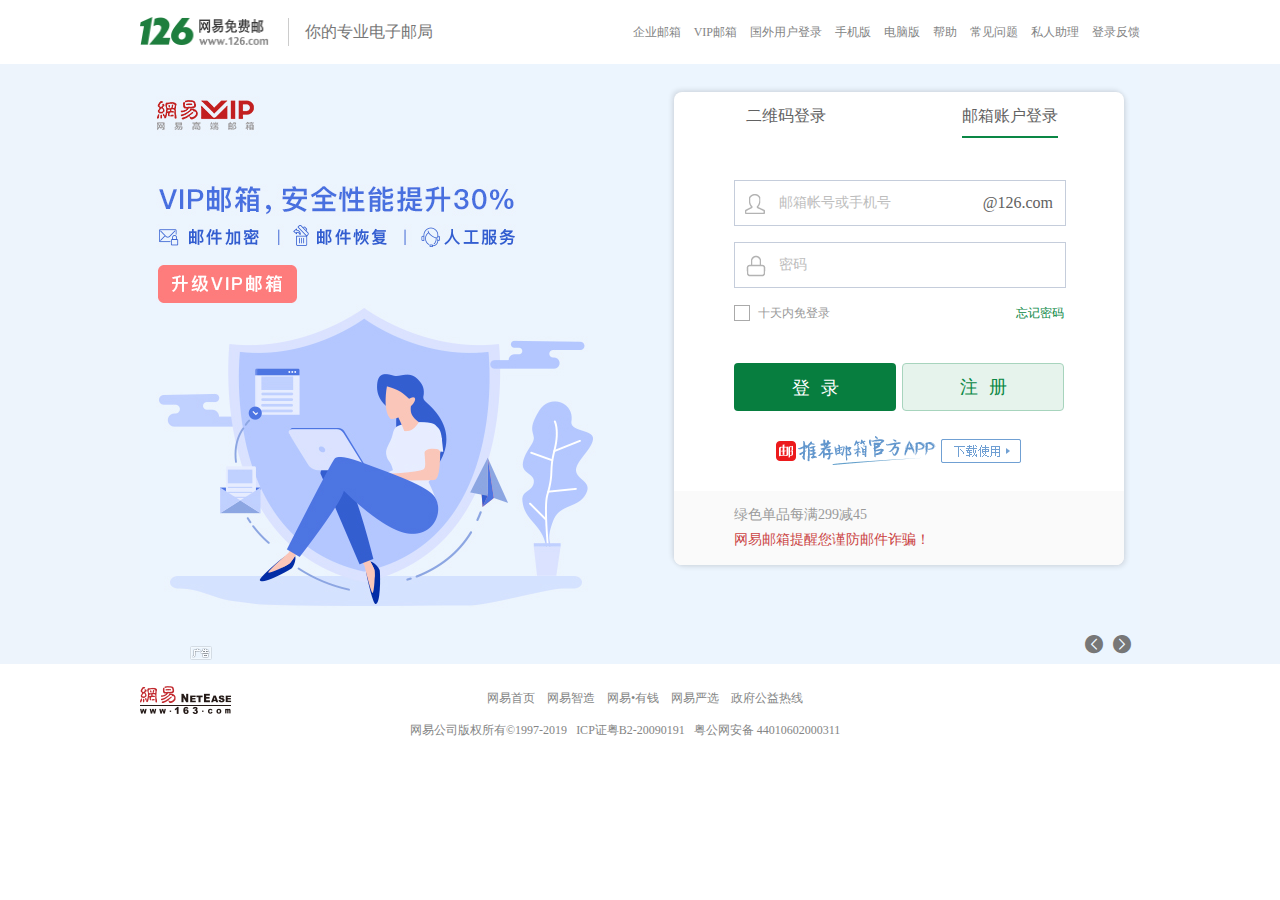
<file: youxiang/index.html>
<!DOCTYPE html>
<html lang="en">
<head>
	<meta charset="UTF-8" />
	<title>126网易免费邮--你的专业电子邮局</title>
	<meta name="keywords" content="" />
	<meta name="description" content="" />
	<link rel="icon" href="images/favicon.ico" />
	<link rel="stylesheet" href="css/login.css" />
	<link rel="stylesheet" href="css/126_all.css" />
	<link rel="stylesheet" href="./font/iconfont.css" />
	<script src="js/jquery-3.3.1.min.js"></script>
</head>
<body>
	<div class="header_bg">
		<div class="wrapper">
			<div class="header">
				<h1 class="logo">
					<a href="login.html">
						<img src="images/126logo@2x.png" alt="" />
					</a>
				</h1>
				<p class="header_title">你的专业电子邮局</p>
				<ul class="H_nav">
					<li><a href="#">企业邮箱</a></li>
					<li><a href="#">VIP邮箱</a></li>
					<li><a href="#">国外用户登录</a></li>
					<li><a href="#">手机版</a></li>
					<li><a href="#">电脑版</a></li>
					<li><a href="#">帮助</a></li>
					<li><a href="#">常见问题</a></li>
					<li><a href="#">私人助理</a></li>
					<li><a href="#">登录反馈</a></li>
				</ul>
			</div>
		</div>
	</div>
	<!-- banner -->
	<div class="banner" id="banner">
		<div class="ban" id="ban">
			<div class="loginBlock">
				<ul class="loginFunc">
					<li class="" control="ewm"><a>二维码登录</a></li>
					<li class="active" control="emil"><a>邮箱账户登录</a></li>
				</ul>
				<div class="z_bpx">
					<div class="m_cnt" id="emil">
						<form action="" method="post" class="form_login" onSubmit="return yanzheng(n)">
							<div class="inpu_box" id="inp1">
								<div class="icon">
									<div></div>
								</div>
								<div class="input_f">
									<label class="u_label">邮箱帐号或手机号</label>
									<input  name="text" class="name_input" value=""  />
								</div>
								<span class="emai_righ">@126.com</span>
							</div>
							<div class="inpu_box" id="inp2">
								<div class="icon">
									<span></span>
								</div>
								<div class="pass_f">
									<label class="f_label">密码</label>
									<input type="password" name="passwd" class="paswd_input" value="" />
								</div>
								<div class="t_ip">
									<div class="deficon"></div>
								</div>
							</div>
							<div class="erro">
								<i></i><span class="ferro"></span>
							</div>
							<div class="m_unlogin">
								<div class="b_login_day">
									<span class="checkd">
										<span class="Eduig iconfont">&#xe659;</span>
										<input type="checkbox" name="checkbox" id="checked" />
									</span>
									<label for="checked" class="checkb">十天内免登录</label>
								</div>
								<a href="#" class="forget">忘记密码</a>
							</div>
							<div class="Login">
								<input type="submit"  class="Logini" value="登录" />
								<a href="register.html" class="register">注册</a>
							</div>
						</form>
						<div class="mailApp">
							<a href="#">
								<img src="images/App.png" alt="" />
							</a>
						</div>
						<div class="exit">
							<ul class="exit_list">
								<li class="e_1"><a href="#">绿色单品每满299减45</a></li>
								<li class="e_2"><a href="#">网易邮箱提醒您谨防邮件诈骗！</a></li>
							</ul>
						</div>
					</div>
					<div class="ewm_cmt" id="ewm">
						<div class="wem_t">
							<h3>
								<strong>网易邮箱大师</strong>手机版扫码登录
							</h3>
							<p class="APPt">官方APP更安全
								<a href="#" class="down_1">立即下载</a>
							</p>
							<div class="appcode">
								<div class="app_iphone">
								</div>
								<div class="app_box">
									<img src="images/SmartSelect.jpg" alt="" />
								</div>
							</div>
						</div>
						<div class="etend">
							<img src="images/applogin_dashi_pc.png" alt="" />
							<div class="etend_main">
								<h2>网易邮箱大师电脑版</h2>
								<p class="ete_pf">登录更便捷，工作更高效</p>
								<a href="#" class="ete_a">立即下载>></a>
							</div>
						</div>
					</div>
				</div>
			</div>



			<!-- 左右按钮 -->
			<div class="btn">
				<div href="#" id="Prebtn"><i class="iconfont">&#xe6b1;</i></div>
				<div href="#" id="Nextbtn"><i class="iconfont">&#xe6ae;</i></div>
			</div>

			<!-- 左下角小图片 -->
			<div class="guang">
				<img src="images/ico_gg.png" alt="" />
			</div>
		</div>
	</div>
	<!-- banner结束 -->
<div class="footer">
	<span class="w126"></span>
	<div class="f_nav">
		<a href="">网易首页</a>
		<a href="">网易智造</a>
		<a href="">网易•有钱</a>
		<a href="">网易严选</a>
		<a href="">政府公益热线</a>
	</div>
	<div class="footer_c">
		<span>网易公司版权所有©1997-2019</span>&nbsp;&nbsp;
		<a href="">ICP证粤B2-20090191</a>&nbsp;&nbsp;
		<a href="">粤公网安备 44010602000311</a>
	</div>
</div>



	<script src="js/login.js"></script>
</body>
</html>
</file>
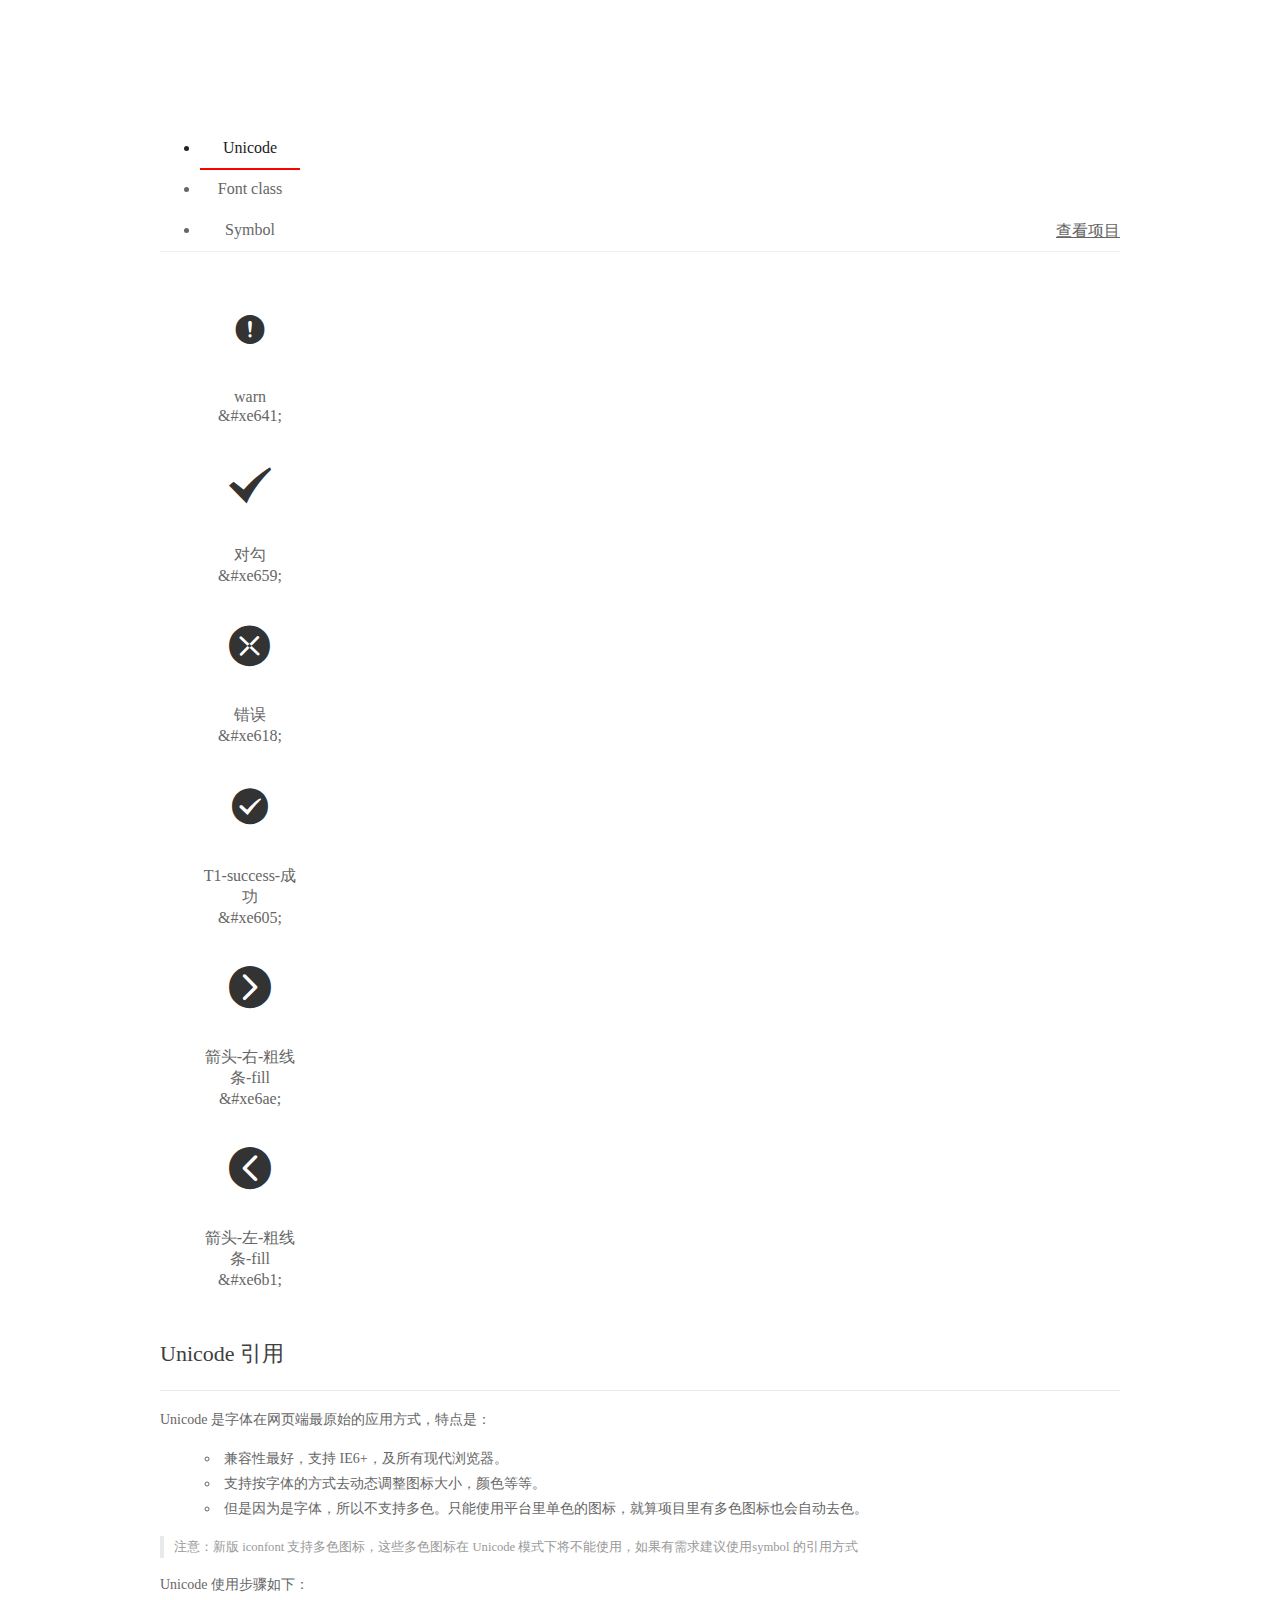
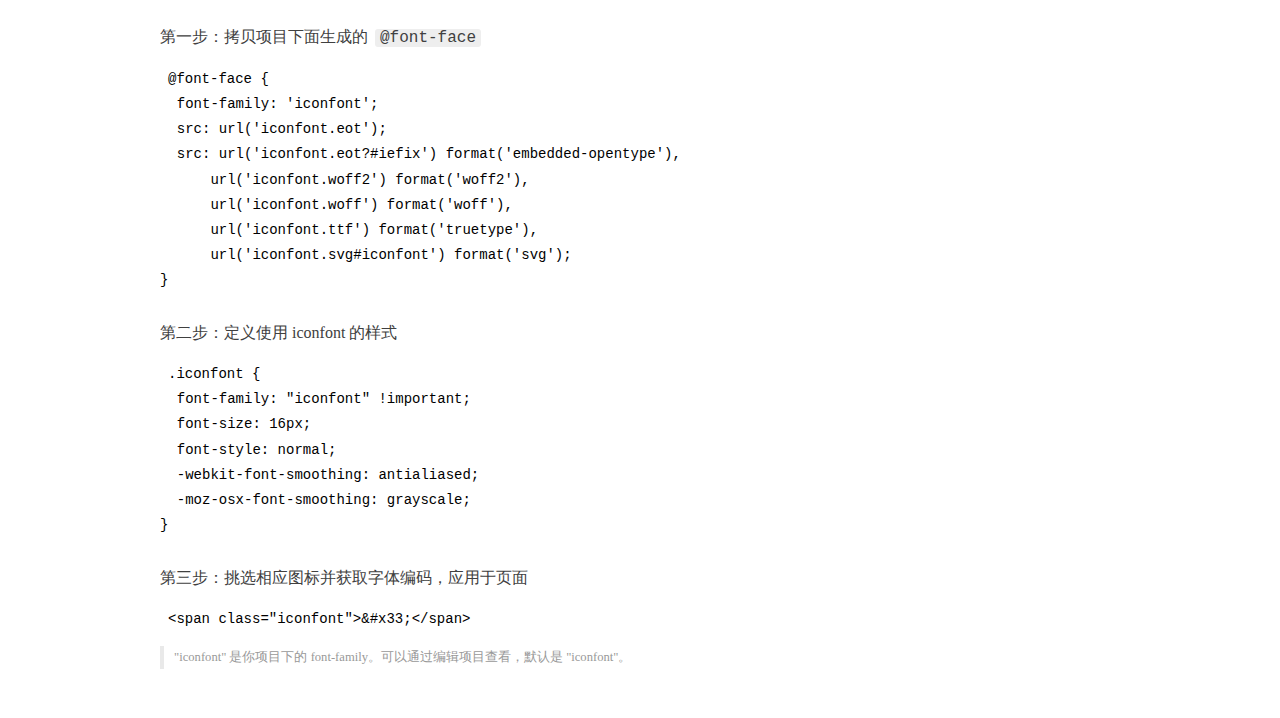
<file: youxiang/font/demo_index.html>
<!DOCTYPE html>
<html>
<head>
  <meta charset="utf-8"/>
  <title>IconFont Demo</title>
  <link rel="shortcut icon" href="https://gtms04.alicdn.com/tps/i4/TB1_oz6GVXXXXaFXpXXJDFnIXXX-64-64.ico" type="image/x-icon"/>
  <link rel="stylesheet" href="https://g.alicdn.com/thx/cube/1.3.2/cube.min.css">
  <link rel="stylesheet" href="demo.css">
  <link rel="stylesheet" href="iconfont.css">
  <script src="iconfont.js"></script>
  <!-- jQuery -->
  <script src="https://a1.alicdn.com/oss/uploads/2018/12/26/7bfddb60-08e8-11e9-9b04-53e73bb6408b.js"></script>
  <!-- 代码高亮 -->
  <script src="https://a1.alicdn.com/oss/uploads/2018/12/26/a3f714d0-08e6-11e9-8a15-ebf944d7534c.js"></script>
</head>
<body>
  <div class="main">
    <h1 class="logo"><a href="https://www.iconfont.cn/" title="iconfont 首页" target="_blank">&#xe86b;</a></h1>
    <div class="nav-tabs">
      <ul id="tabs" class="dib-box">
        <li class="dib active"><span>Unicode</span></li>
        <li class="dib"><span>Font class</span></li>
        <li class="dib"><span>Symbol</span></li>
      </ul>
      
      <a href="https://www.iconfont.cn/manage/index?manage_type=myprojects&projectId=1148830" target="_blank" class="nav-more">查看项目</a>
      
    </div>
    <div class="tab-container">
      <div class="content unicode" style="display: block;">
          <ul class="icon_lists dib-box">
          
            <li class="dib">
              <span class="icon iconfont">&#xe641;</span>
                <div class="name">warn</div>
                <div class="code-name">&amp;#xe641;</div>
              </li>
          
            <li class="dib">
              <span class="icon iconfont">&#xe659;</span>
                <div class="name">对勾</div>
                <div class="code-name">&amp;#xe659;</div>
              </li>
          
            <li class="dib">
              <span class="icon iconfont">&#xe618;</span>
                <div class="name">错误</div>
                <div class="code-name">&amp;#xe618;</div>
              </li>
          
            <li class="dib">
              <span class="icon iconfont">&#xe605;</span>
                <div class="name">T1-success-成功</div>
                <div class="code-name">&amp;#xe605;</div>
              </li>
          
            <li class="dib">
              <span class="icon iconfont">&#xe6ae;</span>
                <div class="name">箭头-右-粗线条-fill</div>
                <div class="code-name">&amp;#xe6ae;</div>
              </li>
          
            <li class="dib">
              <span class="icon iconfont">&#xe6b1;</span>
                <div class="name">箭头-左-粗线条-fill</div>
                <div class="code-name">&amp;#xe6b1;</div>
              </li>
          
          </ul>
          <div class="article markdown">
          <h2 id="unicode-">Unicode 引用</h2>
          <hr>

          <p>Unicode 是字体在网页端最原始的应用方式，特点是：</p>
          <ul>
            <li>兼容性最好，支持 IE6+，及所有现代浏览器。</li>
            <li>支持按字体的方式去动态调整图标大小，颜色等等。</li>
            <li>但是因为是字体，所以不支持多色。只能使用平台里单色的图标，就算项目里有多色图标也会自动去色。</li>
          </ul>
          <blockquote>
            <p>注意：新版 iconfont 支持多色图标，这些多色图标在 Unicode 模式下将不能使用，如果有需求建议使用symbol 的引用方式</p>
          </blockquote>
          <p>Unicode 使用步骤如下：</p>
          <h3 id="-font-face">第一步：拷贝项目下面生成的 <code>@font-face</code></h3>
<pre><code class="language-css"
>@font-face {
  font-family: 'iconfont';
  src: url('iconfont.eot');
  src: url('iconfont.eot?#iefix') format('embedded-opentype'),
      url('iconfont.woff2') format('woff2'),
      url('iconfont.woff') format('woff'),
      url('iconfont.ttf') format('truetype'),
      url('iconfont.svg#iconfont') format('svg');
}
</code></pre>
          <h3 id="-iconfont-">第二步：定义使用 iconfont 的样式</h3>
<pre><code class="language-css"
>.iconfont {
  font-family: "iconfont" !important;
  font-size: 16px;
  font-style: normal;
  -webkit-font-smoothing: antialiased;
  -moz-osx-font-smoothing: grayscale;
}
</code></pre>
          <h3 id="-">第三步：挑选相应图标并获取字体编码，应用于页面</h3>
<pre>
<code class="language-html"
>&lt;span class="iconfont"&gt;&amp;#x33;&lt;/span&gt;
</code></pre>
          <blockquote>
            <p>"iconfont" 是你项目下的 font-family。可以通过编辑项目查看，默认是 "iconfont"。</p>
          </blockquote>
          </div>
      </div>
      <div class="content font-class">
        <ul class="icon_lists dib-box">
          
          <li class="dib">
            <span class="icon iconfont icon-warn"></span>
            <div class="name">
              warn
            </div>
            <div class="code-name">.icon-warn
            </div>
          </li>
          
          <li class="dib">
            <span class="icon iconfont icon-duigou"></span>
            <div class="name">
              对勾
            </div>
            <div class="code-name">.icon-duigou
            </div>
          </li>
          
          <li class="dib">
            <span class="icon iconfont icon-cuowu"></span>
            <div class="name">
              错误
            </div>
            <div class="code-name">.icon-cuowu
            </div>
          </li>
          
          <li class="dib">
            <span class="icon iconfont icon-success"></span>
            <div class="name">
              T1-success-成功
            </div>
            <div class="code-name">.icon-success
            </div>
          </li>
          
          <li class="dib">
            <span class="icon iconfont icon-jiantou-you-cuxiantiao-fill"></span>
            <div class="name">
              箭头-右-粗线条-fill
            </div>
            <div class="code-name">.icon-jiantou-you-cuxiantiao-fill
            </div>
          </li>
          
          <li class="dib">
            <span class="icon iconfont icon-jiantou-zuo-cuxiantiao-fill"></span>
            <div class="name">
              箭头-左-粗线条-fill
            </div>
            <div class="code-name">.icon-jiantou-zuo-cuxiantiao-fill
            </div>
          </li>
          
        </ul>
        <div class="article markdown">
        <h2 id="font-class-">font-class 引用</h2>
        <hr>

        <p>font-class 是 Unicode 使用方式的一种变种，主要是解决 Unicode 书写不直观，语意不明确的问题。</p>
        <p>与 Unicode 使用方式相比，具有如下特点：</p>
        <ul>
          <li>兼容性良好，支持 IE8+，及所有现代浏览器。</li>
          <li>相比于 Unicode 语意明确，书写更直观。可以很容易分辨这个 icon 是什么。</li>
          <li>因为使用 class 来定义图标，所以当要替换图标时，只需要修改 class 里面的 Unicode 引用。</li>
          <li>不过因为本质上还是使用的字体，所以多色图标还是不支持的。</li>
        </ul>
        <p>使用步骤如下：</p>
        <h3 id="-fontclass-">第一步：引入项目下面生成的 fontclass 代码：</h3>
<pre><code class="language-html">&lt;link rel="stylesheet" href="./iconfont.css"&gt;
</code></pre>
        <h3 id="-">第二步：挑选相应图标并获取类名，应用于页面：</h3>
<pre><code class="language-html">&lt;span class="iconfont icon-xxx"&gt;&lt;/span&gt;
</code></pre>
        <blockquote>
          <p>"
            iconfont" 是你项目下的 font-family。可以通过编辑项目查看，默认是 "iconfont"。</p>
        </blockquote>
      </div>
      </div>
      <div class="content symbol">
          <ul class="icon_lists dib-box">
          
            <li class="dib">
                <svg class="icon svg-icon" aria-hidden="true">
                  <use xlink:href="#icon-warn"></use>
                </svg>
                <div class="name">warn</div>
                <div class="code-name">#icon-warn</div>
            </li>
          
            <li class="dib">
                <svg class="icon svg-icon" aria-hidden="true">
                  <use xlink:href="#icon-duigou"></use>
                </svg>
                <div class="name">对勾</div>
                <div class="code-name">#icon-duigou</div>
            </li>
          
            <li class="dib">
                <svg class="icon svg-icon" aria-hidden="true">
                  <use xlink:href="#icon-cuowu"></use>
                </svg>
                <div class="name">错误</div>
                <div class="code-name">#icon-cuowu</div>
            </li>
          
            <li class="dib">
                <svg class="icon svg-icon" aria-hidden="true">
                  <use xlink:href="#icon-success"></use>
                </svg>
                <div class="name">T1-success-成功</div>
                <div class="code-name">#icon-success</div>
            </li>
          
            <li class="dib">
                <svg class="icon svg-icon" aria-hidden="true">
                  <use xlink:href="#icon-jiantou-you-cuxiantiao-fill"></use>
                </svg>
                <div class="name">箭头-右-粗线条-fill</div>
                <div class="code-name">#icon-jiantou-you-cuxiantiao-fill</div>
            </li>
          
            <li class="dib">
                <svg class="icon svg-icon" aria-hidden="true">
                  <use xlink:href="#icon-jiantou-zuo-cuxiantiao-fill"></use>
                </svg>
                <div class="name">箭头-左-粗线条-fill</div>
                <div class="code-name">#icon-jiantou-zuo-cuxiantiao-fill</div>
            </li>
          
          </ul>
          <div class="article markdown">
          <h2 id="symbol-">Symbol 引用</h2>
          <hr>

          <p>这是一种全新的使用方式，应该说这才是未来的主流，也是平台目前推荐的用法。相关介绍可以参考这篇<a href="">文章</a>
            这种用法其实是做了一个 SVG 的集合，与另外两种相比具有如下特点：</p>
          <ul>
            <li>支持多色图标了，不再受单色限制。</li>
            <li>通过一些技巧，支持像字体那样，通过 <code>font-size</code>, <code>color</code> 来调整样式。</li>
            <li>兼容性较差，支持 IE9+，及现代浏览器。</li>
            <li>浏览器渲染 SVG 的性能一般，还不如 png。</li>
          </ul>
          <p>使用步骤如下：</p>
          <h3 id="-symbol-">第一步：引入项目下面生成的 symbol 代码：</h3>
<pre><code class="language-html">&lt;script src="./iconfont.js"&gt;&lt;/script&gt;
</code></pre>
          <h3 id="-css-">第二步：加入通用 CSS 代码（引入一次就行）：</h3>
<pre><code class="language-html">&lt;style&gt;
.icon {
  width: 1em;
  height: 1em;
  vertical-align: -0.15em;
  fill: currentColor;
  overflow: hidden;
}
&lt;/style&gt;
</code></pre>
          <h3 id="-">第三步：挑选相应图标并获取类名，应用于页面：</h3>
<pre><code class="language-html">&lt;svg class="icon" aria-hidden="true"&gt;
  &lt;use xlink:href="#icon-xxx"&gt;&lt;/use&gt;
&lt;/svg&gt;
</code></pre>
          </div>
      </div>

    </div>
  </div>
  <script>
  $(document).ready(function () {
      $('.tab-container .content:first').show()

      $('#tabs li').click(function (e) {
        var tabContent = $('.tab-container .content')
        var index = $(this).index()

        if ($(this).hasClass('active')) {
          return
        } else {
          $('#tabs li').removeClass('active')
          $(this).addClass('active')

          tabContent.hide().eq(index).fadeIn()
        }
      })
    })
  </script>
</body>
</html>
</file>
<file: youxiang/css/login.css>
.header_bg{
	width: 100%;
	height: 64px;
	background-color: #fff;
}
.header{
	width: 1000px;
	height: 64px;
	margin: 0 auto;
	overflow: hidden;
}
.logo{
	width: 132px;
	height: 32px;
	float: left;
	line-height: 64px;
}
.logo a img{
	width: 100%;
	height: 100%;
}
.header_title{
	font-size: 16px;
	border-left: 1px solid #ccc;
    color: #777;
    float: left;
    margin-top: 18px;
    width: 156px;
    line-height: 28px;
    padding-left: 16px;
    margin-left: 16px;
}
.H_nav{
	float: right;
	margin-top: 22px;
}
.H_nav li{
	float: left;
	margin-left: 13px;
}
.H_nav li a{
	color: #848585;
	line-height: 20px;
}
.H_nav li a:hover{
	color: #565555;
}
.banner{
	width: 100%;
	clear: both;
}
.btn{
	position: absolute;
	right: 9px;
	bottom: 8px;
}
.btn div{
	color: #777;
	font-size: 18px;
	display: inline-block;
	cursor: pointer;
}
.btn div:nth-child(1){
	margin-right: 7px;
}
.guang{
	position: absolute;
	left: 50%;
    bottom: 4px;
    margin-left: -450px;
}
.ban{
	width: 1000px;
	height: 600px;
	background-repeat: no-repeat;
	background-position:center center;
	margin-right: auto;
	margin-left: auto;
	position: relative;
	-webkit-user-select:none;  /*禁止选中*/
    -moz-user-select:none;
    -ms-user-select:none;
    user-select:none;
}
.loginBlock{
	width: 450px;
    top: 28px;
    right: 16px;
    text-align: left;
    position: absolute;
    z-index: 2;
    background: #fff;
    border-radius: 8px;
    box-shadow: 2px 2px 5px rgba(0,0,0,.1), -2px -2px 5px rgba(0,0,0,.1);
}
.loginFunc{
	width: 100%;
	height: 48px;
}
.loginFunc li{
	float: left;
	height: 48px;
	line-height: 48px;
	font-size: 16px;
	color: #626262;
	text-align: center;
	width: 224px;
	cursor: pointer;
	overflow: hidden;
}
.loginFunc li a{
	font-size: 16px;
	color: #626262;
	text-align: center;
	line-height: 48px;
	position: relative;
	overflow: hidden;
}
.loginFunc li a:before{
	content: "";
	width: 100%;
	height: 2px;
	position: absolute;
	bottom: -14px;
	left: -100%;
	background-color: #0a8745;
	display: block;
	opacity: 0;
	transition: all .35s;
}
.loginFunc li.active a:before{
	left: 0;
	opacity: 1;
}
.loginFunc li a:hover:before{
	left: 0;
	opacity: 1;
}
.m_cnt{
	width: 330px;
	padding: 0px 60px;
	margin-top: 40px;
	position: relative;
	top: 0;left: 0;
	display: block;
}
.inpu_box{
	width: 330px;z-index: 19;
    position: relative;
    height: 44px;
    margin-bottom: 0px;
    border: 1px solid #c5cddb;
    background: #fff;
    font-size: 12px;
    line-height: 44px;
}
.icon{
	float: left;
    width: 21px;
    height: 100%;
    text-align: center;
    padding: 0 5px 0 10px;
    display: block;
}
.icon div{
	width: 22px;
    height: 24px;
    margin-top: 10px;
    background: url(../images/webzj_cdn101_sprite_61fbe151ab715649c6b7c4ec39156201.png) no-repeat;
	background-position: -251px -86px;
    display: inline-block;
}
.u_label{
	z-index: 100;
    top: 0;
    left: 10px;
    color: #bdbdbd;
    font-size: 14px;
    font-weight: normal;
    cursor: text;
	display: block;
}
.input_f{
	position: relative;
	float: left;
	height: 100%;
	width: 196px;
	padding-left: 8px;
}
.input_f input{
	width: 188px;
	height: 42px;
    padding-left: 8px;
    line-height: 42px;
	background-color: rgba(0,0,0,0);
	position: absolute;
	top: 0;
	left: 0;
	border: 0;
	outline: none;
	font-size: 16px;
	font-weight: 700;
	color: #333;
	/*caret-color:#000; 改变光标颜色*/
}
/*.in_title{
	color: #fa5b5b;
    width: 320px;
    height: 16px;
    line-height: 16px;
    font-size: 12px;
}*/
.emai_righ{
	position: absolute;
	height: 33px;
    line-height: 33px;
    color: #616161;
    font-size: 16px;
    overflow: hidden;
    display: block;
    top: 5px;
    right: 12px;
    background: #fff;
    white-space: nowrap; /*强制不换行*/
}
.inpu_box:nth-child(2){
	margin-top: 16px;
}
.icon span{
	width: 22px;
    height: 24px;
    margin-top: 10px;
    background: url(../images/webzj_cdn101_sprite_61fbe151ab715649c6b7c4ec39156201.png) no-repeat;
	background-position: -291px -86px;
    display: inline-block;
}
.pass_f{
	position: relative;
	float: left;
	height: 100%;
	width: 196px;
	padding-left: 8px;
}
.pass_f input{
	width: 188px;
	height: 42px;
    padding-left: 8px;
    line-height: 42px;
	background-color: rgba(0,0,0,0);
	position: absolute;
	top: 0;
	left: 0;
	border: 0;
	outline: none;
	font-size: 16px;
	font-weight: 700;
	color: #333;
}
.t_ip{
	float: right;
	padding: 0px 10px;
	display: none;
	width: 20px;
	height: 100%;
}
.deficon{
	background: url(../images/webzj_cdn101_sprite_61fbe151ab715649c6b7c4ec39156201.png);
	background-position: -147px -89px;
	display: inline-block;
    width: 20px;
    height: 20px;
    margin-top: 12px;
    cursor: pointer;
    vertical-align: top;
    position: absolute;

}
.f_label{
	z-index: 100;
    top: 0;
    left: 10px;
    color: #bdbdbd;
    font-size: 14px;
    font-weight: normal;
    cursor: text;
	display: block;
}
.erro{
	width: 100%;
	height: 20px;					/*警告提示*/
	color: #fa5b5b;
	font-size: 12px;
	margin-top: 16px;
	display: none;
}
.erro i{
	display: inline-block;
    overflow: hidden;
    height: 15px;
    width: 18px;
    background:url(../images/webzj_cdn101_sprite_61fbe151ab715649c6b7c4ec39156201.png) no-repeat;
    background-position: -217px -34px;
}
.ferro{
	width: 298px;
    margin-top: -3px;
    line-height: 20px;
    vertical-align: top;
    display: inline-block;
    overflow: hidden;
}
.m_unlogin{
	padding-top: 2px;
    height: 16px;
    margin-top: 15px;
    margin-bottom: 42px;
    line-height: 16px;
}
.b_login_day{
	float: left;
	display: block;
    width: 104px;
    height: 16px;
}
.checkd{
	width: 14px;
	height: 14px;
	border: 1px solid #aaa;
	display: block;
	float: left;
	font-size: 12px;
	position: relative;
}
#checked{
	width: 14px;
    height: 14px;
    margin: 0;
    opacity: 0;
    border: 0;
    background-color: #fff;
    color: #333;
    cursor: pointer;
}
.Eduig{
	font-size: 16px;
	color: #0a8745;
	position: absolute;
	top: -1px;
	left: -1px;
	z-index: -1;
	display: none;
}
.checkb{
	display: block;
    float: left;
    height: 16px;
    padding-left: 8px;
    font-size: 12px;
    color: #999;
    line-height: 17px;
    cursor: pointer;
}
.forget{
	font-size: 12px;
    line-height: 16px;
    height: 12px;
    float: right;
    color: #0a8745;
    display: block;
}
.forget:hover{
	 color: #185133;
}
.Login{
	width: 100%;
	height: 48px;
	position: relative;
}
.Logini,.register{
	position: absolute;
    text-align: center;
    font-size: 18px;
    line-height: 46px;
    letter-spacing: 11px;
    text-indent: 11px;
    border-radius: 4px;
    display: block;
    outline: none;
}
.register{
	width: 160px;
    height: 46px;
    color: #0a8745;
    border: 1px solid #a7d4bd;
    background: #e6f3ec;
    right: 0px;
}
.Logini{
	width: 162px;
    height: 48px;
	background: #077e3f;
	color: #fff;
	border: 1px solid transparent;
	left: 0;
	cursor: pointer;
}
.mailApp{
	margin: 22px auto;
	text-align: center;
}
.exit{
	width: 450px;
    height: 74px;
    padding: 0;
    background: #fafafa;
    overflow: hidden;
    border-bottom-right-radius: 8px;
    border-bottom-left-radius: 8px;
    margin-left: -60px;
}
.exit_list{
	line-height: 20px;
    padding-top: 14px;
    padding-left: 60px;
}
.exit_list li{
	margin-bottom: 5px;
}
.exit_list li a{
	font-size: 14px;
}
.e_1 a{
	color: #999;
}
.e_2 a{
	color: #cb4444
}
.ewm_cmt{
	width: 330px;
    padding: 0px 60px;
    position: relative;
    top: 0;left: 0;
    display: none;
}
.wem_t{
	padding-top: 6px;
	text-align: center;
}
.wem_t h3{
	padding-top: 39px;
    font-weight: 400;
    font-size: 16px;
    line-height: 32px;
    color: #666;
}
.wem_t h3 strong{
	margin-right: 6px;
}
.APPt{
	font-size: 14px;
	color: #626262;
}
.down_1{
	font-size: 13px;
    line-height: 16px;
    color: #4ea9f6;
    margin-left: 3px;
}
.down_1:hover{
	text-decoration: underline;
}
.appcode{
	margin-top: 41px;
    margin-bottom: 30px;
    height: 146px;
    position: relative;
    text-align: center;
}
.app_iphone{
	position: absolute;
	background: url(../images/applogin_example.png)no-repeat;
    top: -20px;
    right: -55px;
    opacity: 0;
    filter: alpha(opacity=0); /*兼容IE透明*/
    width: 140px;
    height: 175px;
    transition: all .8s;
}
.app_box{
	position: absolute;
    left: 0;
    width: 100%;
}
.app_box img{
	width: 130px;
	height: 130px;
	transition: all .6s;
}
.appcode:hover img{
	transform: translate3d(-70px,0,0);
}
.appcode:hover .app_iphone{
	opacity: 1;
    filter: alpha(opacity=1);
}
.etend{
	width: 231px;
    margin: 14px auto 27px;
    overflow: hidden;
}
.etend img{
	float: left;
}
.etend_main{
	float: left;
	overflow: hidden;
    font-size: 14px;
    text-align: left;
    padding-left: 11px;
}
.etend_main h2{
	color: #626262;
	font-size: 14px;
	font-weight: 700;
}
.ete_pf{
	font-size: 12px;
    color: #949494;
    line-height: 20px;
}
.ete_a{
	font-size: 12px;
    color: #4ea9f6;
    display: block;
}
.footer{
	width: 1000px;
	height: 65px;
    color: #848585;
    margin: 22px auto 22px;
    position: relative;
    overflow: hidden;
}
.w126{
	background: url(../images/126wangyi.png)50% no-repeat;
	background-size: 100% 100%;
	display: inline-block;
    width: 92px;
    height: 28px;
}
.f_nav{
	position: absolute;
	line-height: 24px;
	height: 24px;
	display: block;
	top: 0px;
	left: 50%;
	margin-left: -165px;
}
.f_nav a{
	float: left;
	margin-left: 12px;
	color: #848585;
}
.f_nav a:hover{
	color: #565555;
}
.footer_c{
	line-height: 24px;
	height: 24px;
	position: absolute;
	left: 50%;
	margin-left: -242px;
}
.footer_c span{
	margin-left: 12px;
	display: inline-block;
}
.footer_c a{
	display: inline-block;
	color: #848585;
}
.active_color{
	border-color: #0a8745;
}
.erro_color{
	border-color: #fa6060;
}
</file>
<file: youxiang/css/126_all.css>
@charset "utf-8";
body,ul,ol,p,h1,h2,h3,h4,h5,h6{margin: 0;padding: 0;
font-size:100%; 
font-weight:normal;
font-family:  "Microsoft Yahei"; 
    font-size: 12px;}
ul,ol{list-style: none;}
img{border: none; vertical-align:middle;}
a{text-decoration: none;}
.clearfix:after,.clearfix:before{content: "";display:table;}
.clearfix:after{clear: both;}
.clearfix{*zoom:1;}
body{
	background: #fff;
}
.wrapper{
	width: 1000px;
	margin-left: auto;
	margin-right: auto;
}
</file>
<file: youxiang/font/iconfont.css>
@font-face {font-family: "iconfont";
  src: url('iconfont.eot?t=1555925513444'); /* IE9 */
  src: url('iconfont.eot?t=1555925513444#iefix') format('embedded-opentype'), /* IE6-IE8 */
  url('[data-uri]') format('woff2'),
  url('iconfont.woff?t=1555925513444') format('woff'),
  url('iconfont.ttf?t=1555925513444') format('truetype'), /* chrome, firefox, opera, Safari, Android, iOS 4.2+ */
  url('iconfont.svg?t=1555925513444#iconfont') format('svg'); /* iOS 4.1- */
}

.iconfont {
  font-family: "iconfont" !important;
  font-style: normal;
  -webkit-font-smoothing: antialiased;
  -moz-osx-font-smoothing: grayscale;
}

.icon-warn:before {
  content: "\e641";
}

.icon-duigou:before {
  content: "\e659";
}

.icon-cuowu:before {
  content: "\e618";
}

.icon-success:before {
  content: "\e605";
}

.icon-jiantou-you-cuxiantiao-fill:before {
  content: "\e6ae";
}

.icon-jiantou-zuo-cuxiantiao-fill:before {
  content: "\e6b1";
}
</file>
<file: youxiang/font/demo.css>
/* Logo 字体 */
@font-face {
  font-family: "iconfont logo";
  src: url('https://at.alicdn.com/t/font_985780_km7mi63cihi.eot?t=1545807318834');
  src: url('https://at.alicdn.com/t/font_985780_km7mi63cihi.eot?t=1545807318834#iefix') format('embedded-opentype'),
    url('https://at.alicdn.com/t/font_985780_km7mi63cihi.woff?t=1545807318834') format('woff'),
    url('https://at.alicdn.com/t/font_985780_km7mi63cihi.ttf?t=1545807318834') format('truetype'),
    url('https://at.alicdn.com/t/font_985780_km7mi63cihi.svg?t=1545807318834#iconfont') format('svg');
}

.logo {
  font-family: "iconfont logo";
  font-size: 160px;
  font-style: normal;
  -webkit-font-smoothing: antialiased;
  -moz-osx-font-smoothing: grayscale;
}

/* tabs */
.nav-tabs {
  position: relative;
}

.nav-tabs .nav-more {
  position: absolute;
  right: 0;
  bottom: 0;
  height: 42px;
  line-height: 42px;
  color: #666;
}

#tabs {
  border-bottom: 1px solid #eee;
}

#tabs li {
  cursor: pointer;
  width: 100px;
  height: 40px;
  line-height: 40px;
  text-align: center;
  font-size: 16px;
  border-bottom: 2px solid transparent;
  position: relative;
  z-index: 1;
  margin-bottom: -1px;
  color: #666;
}


#tabs .active {
  border-bottom-color: #f00;
  color: #222;
}

.tab-container .content {
  display: none;
}

/* 页面布局 */
.main {
  padding: 30px 100px;
  width: 960px;
  margin: 0 auto;
}

.main .logo {
  color: #333;
  text-align: left;
  margin-bottom: 30px;
  line-height: 1;
  height: 110px;
  margin-top: -50px;
  overflow: hidden;
  *zoom: 1;
}

.main .logo a {
  font-size: 160px;
  color: #333;
}

.helps {
  margin-top: 40px;
}

.helps pre {
  padding: 20px;
  margin: 10px 0;
  border: solid 1px #e7e1cd;
  background-color: #fffdef;
  overflow: auto;
}

.icon_lists {
  width: 100% !important;
  overflow: hidden;
  *zoom: 1;
}

.icon_lists li {
  width: 100px;
  margin-bottom: 10px;
  margin-right: 20px;
  text-align: center;
  list-style: none !important;
  cursor: default;
}

.icon_lists li .code-name {
  line-height: 1.2;
}

.icon_lists .icon {
  display: block;
  height: 100px;
  line-height: 100px;
  font-size: 42px;
  margin: 10px auto;
  color: #333;
  -webkit-transition: font-size 0.25s linear, width 0.25s linear;
  -moz-transition: font-size 0.25s linear, width 0.25s linear;
  transition: font-size 0.25s linear, width 0.25s linear;
}

.icon_lists .icon:hover {
  font-size: 100px;
}

.icon_lists .svg-icon {
  /* 通过设置 font-size 来改变图标大小 */
  width: 1em;
  /* 图标和文字相邻时，垂直对齐 */
  vertical-align: -0.15em;
  /* 通过设置 color 来改变 SVG 的颜色/fill */
  fill: currentColor;
  /* path 和 stroke 溢出 viewBox 部分在 IE 下会显示
      normalize.css 中也包含这行 */
  overflow: hidden;
}

.icon_lists li .name,
.icon_lists li .code-name {
  color: #666;
}

/* markdown 样式 */
.markdown {
  color: #666;
  font-size: 14px;
  line-height: 1.8;
}

.highlight {
  line-height: 1.5;
}

.markdown img {
  vertical-align: middle;
  max-width: 100%;
}

.markdown h1 {
  color: #404040;
  font-weight: 500;
  line-height: 40px;
  margin-bottom: 24px;
}

.markdown h2,
.markdown h3,
.markdown h4,
.markdown h5,
.markdown h6 {
  color: #404040;
  margin: 1.6em 0 0.6em 0;
  font-weight: 500;
  clear: both;
}

.markdown h1 {
  font-size: 28px;
}

.markdown h2 {
  font-size: 22px;
}

.markdown h3 {
  font-size: 16px;
}

.markdown h4 {
  font-size: 14px;
}

.markdown h5 {
  font-size: 12px;
}

.markdown h6 {
  font-size: 12px;
}

.markdown hr {
  height: 1px;
  border: 0;
  background: #e9e9e9;
  margin: 16px 0;
  clear: both;
}

.markdown p {
  margin: 1em 0;
}

.markdown>p,
.markdown>blockquote,
.markdown>.highlight,
.markdown>ol,
.markdown>ul {
  width: 80%;
}

.markdown ul>li {
  list-style: circle;
}

.markdown>ul li,
.markdown blockquote ul>li {
  margin-left: 20px;
  padding-left: 4px;
}

.markdown>ul li p,
.markdown>ol li p {
  margin: 0.6em 0;
}

.markdown ol>li {
  list-style: decimal;
}

.markdown>ol li,
.markdown blockquote ol>li {
  margin-left: 20px;
  padding-left: 4px;
}

.markdown code {
  margin: 0 3px;
  padding: 0 5px;
  background: #eee;
  border-radius: 3px;
}

.markdown strong,
.markdown b {
  font-weight: 600;
}

.markdown>table {
  border-collapse: collapse;
  border-spacing: 0px;
  empty-cells: show;
  border: 1px solid #e9e9e9;
  width: 95%;
  margin-bottom: 24px;
}

.markdown>table th {
  white-space: nowrap;
  color: #333;
  font-weight: 600;
}

.markdown>table th,
.markdown>table td {
  border: 1px solid #e9e9e9;
  padding: 8px 16px;
  text-align: left;
}

.markdown>table th {
  background: #F7F7F7;
}

.markdown blockquote {
  font-size: 90%;
  color: #999;
  border-left: 4px solid #e9e9e9;
  padding-left: 0.8em;
  margin: 1em 0;
}

.markdown blockquote p {
  margin: 0;
}

.markdown .anchor {
  opacity: 0;
  transition: opacity 0.3s ease;
  margin-left: 8px;
}

.markdown .waiting {
  color: #ccc;
}

.markdown h1:hover .anchor,
.markdown h2:hover .anchor,
.markdown h3:hover .anchor,
.markdown h4:hover .anchor,
.markdown h5:hover .anchor,
.markdown h6:hover .anchor {
  opacity: 1;
  display: inline-block;
}

.markdown>br,
.markdown>p>br {
  clear: both;
}


.hljs {
  display: block;
  background: white;
  padding: 0.5em;
  color: #333333;
  overflow-x: auto;
}

.hljs-comment,
.hljs-meta {
  color: #969896;
}

.hljs-string,
.hljs-variable,
.hljs-template-variable,
.hljs-strong,
.hljs-emphasis,
.hljs-quote {
  color: #df5000;
}

.hljs-keyword,
.hljs-selector-tag,
.hljs-type {
  color: #a71d5d;
}

.hljs-literal,
.hljs-symbol,
.hljs-bullet,
.hljs-attribute {
  color: #0086b3;
}

.hljs-section,
.hljs-name {
  color: #63a35c;
}

.hljs-tag {
  color: #333333;
}

.hljs-title,
.hljs-attr,
.hljs-selector-id,
.hljs-selector-class,
.hljs-selector-attr,
.hljs-selector-pseudo {
  color: #795da3;
}

.hljs-addition {
  color: #55a532;
  background-color: #eaffea;
}

.hljs-deletion {
  color: #bd2c00;
  background-color: #ffecec;
}

.hljs-link {
  text-decoration: underline;
}

/* 代码高亮 */
/* PrismJS 1.15.0
https://prismjs.com/download.html#themes=prism&languages=markup+css+clike+javascript */
/**
 * prism.js default theme for JavaScript, CSS and HTML
 * Based on dabblet (http://dabblet.com)
 * @author Lea Verou
 */
code[class*="language-"],
pre[class*="language-"] {
  color: black;
  background: none;
  text-shadow: 0 1px white;
  font-family: Consolas, Monaco, 'Andale Mono', 'Ubuntu Mono', monospace;
  text-align: left;
  white-space: pre;
  word-spacing: normal;
  word-break: normal;
  word-wrap: normal;
  line-height: 1.5;

  -moz-tab-size: 4;
  -o-tab-size: 4;
  tab-size: 4;

  -webkit-hyphens: none;
  -moz-hyphens: none;
  -ms-hyphens: none;
  hyphens: none;
}

pre[class*="language-"]::-moz-selection,
pre[class*="language-"] ::-moz-selection,
code[class*="language-"]::-moz-selection,
code[class*="language-"] ::-moz-selection {
  text-shadow: none;
  background: #b3d4fc;
}

pre[class*="language-"]::selection,
pre[class*="language-"] ::selection,
code[class*="language-"]::selection,
code[class*="language-"] ::selection {
  text-shadow: none;
  background: #b3d4fc;
}

@media print {

  code[class*="language-"],
  pre[class*="language-"] {
    text-shadow: none;
  }
}

/* Code blocks */
pre[class*="language-"] {
  padding: 1em;
  margin: .5em 0;
  overflow: auto;
}

:not(pre)>code[class*="language-"],
pre[class*="language-"] {
  background: #f5f2f0;
}

/* Inline code */
:not(pre)>code[class*="language-"] {
  padding: .1em;
  border-radius: .3em;
  white-space: normal;
}

.token.comment,
.token.prolog,
.token.doctype,
.token.cdata {
  color: slategray;
}

.token.punctuation {
  color: #999;
}

.namespace {
  opacity: .7;
}

.token.property,
.token.tag,
.token.boolean,
.token.number,
.token.constant,
.token.symbol,
.token.deleted {
  color: #905;
}

.token.selector,
.token.attr-name,
.token.string,
.token.char,
.token.builtin,
.token.inserted {
  color: #690;
}

.token.operator,
.token.entity,
.token.url,
.language-css .token.string,
.style .token.string {
  color: #9a6e3a;
  background: hsla(0, 0%, 100%, .5);
}

.token.atrule,
.token.attr-value,
.token.keyword {
  color: #07a;
}

.token.function,
.token.class-name {
  color: #DD4A68;
}

.token.regex,
.token.important,
.token.variable {
  color: #e90;
}

.token.important,
.token.bold {
  font-weight: bold;
}

.token.italic {
  font-style: italic;
}

.token.entity {
  cursor: help;
}
</file>
